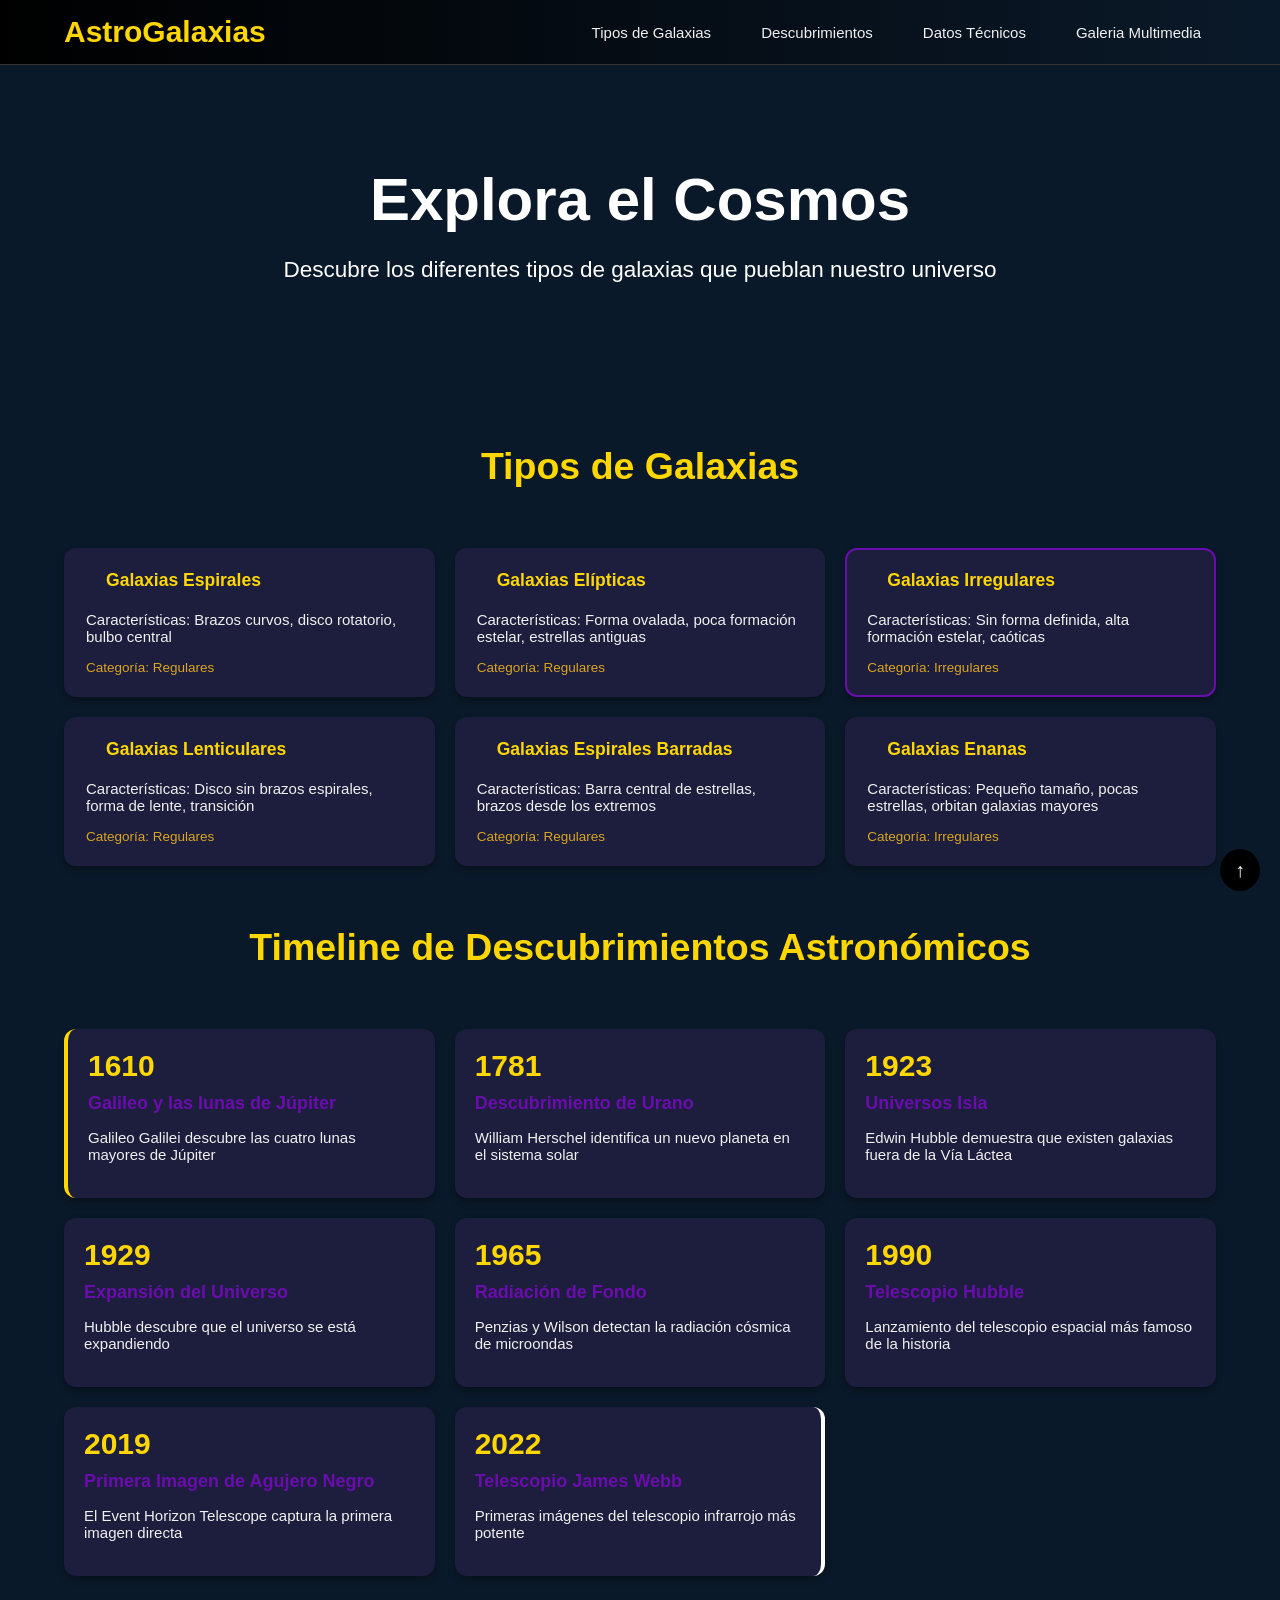
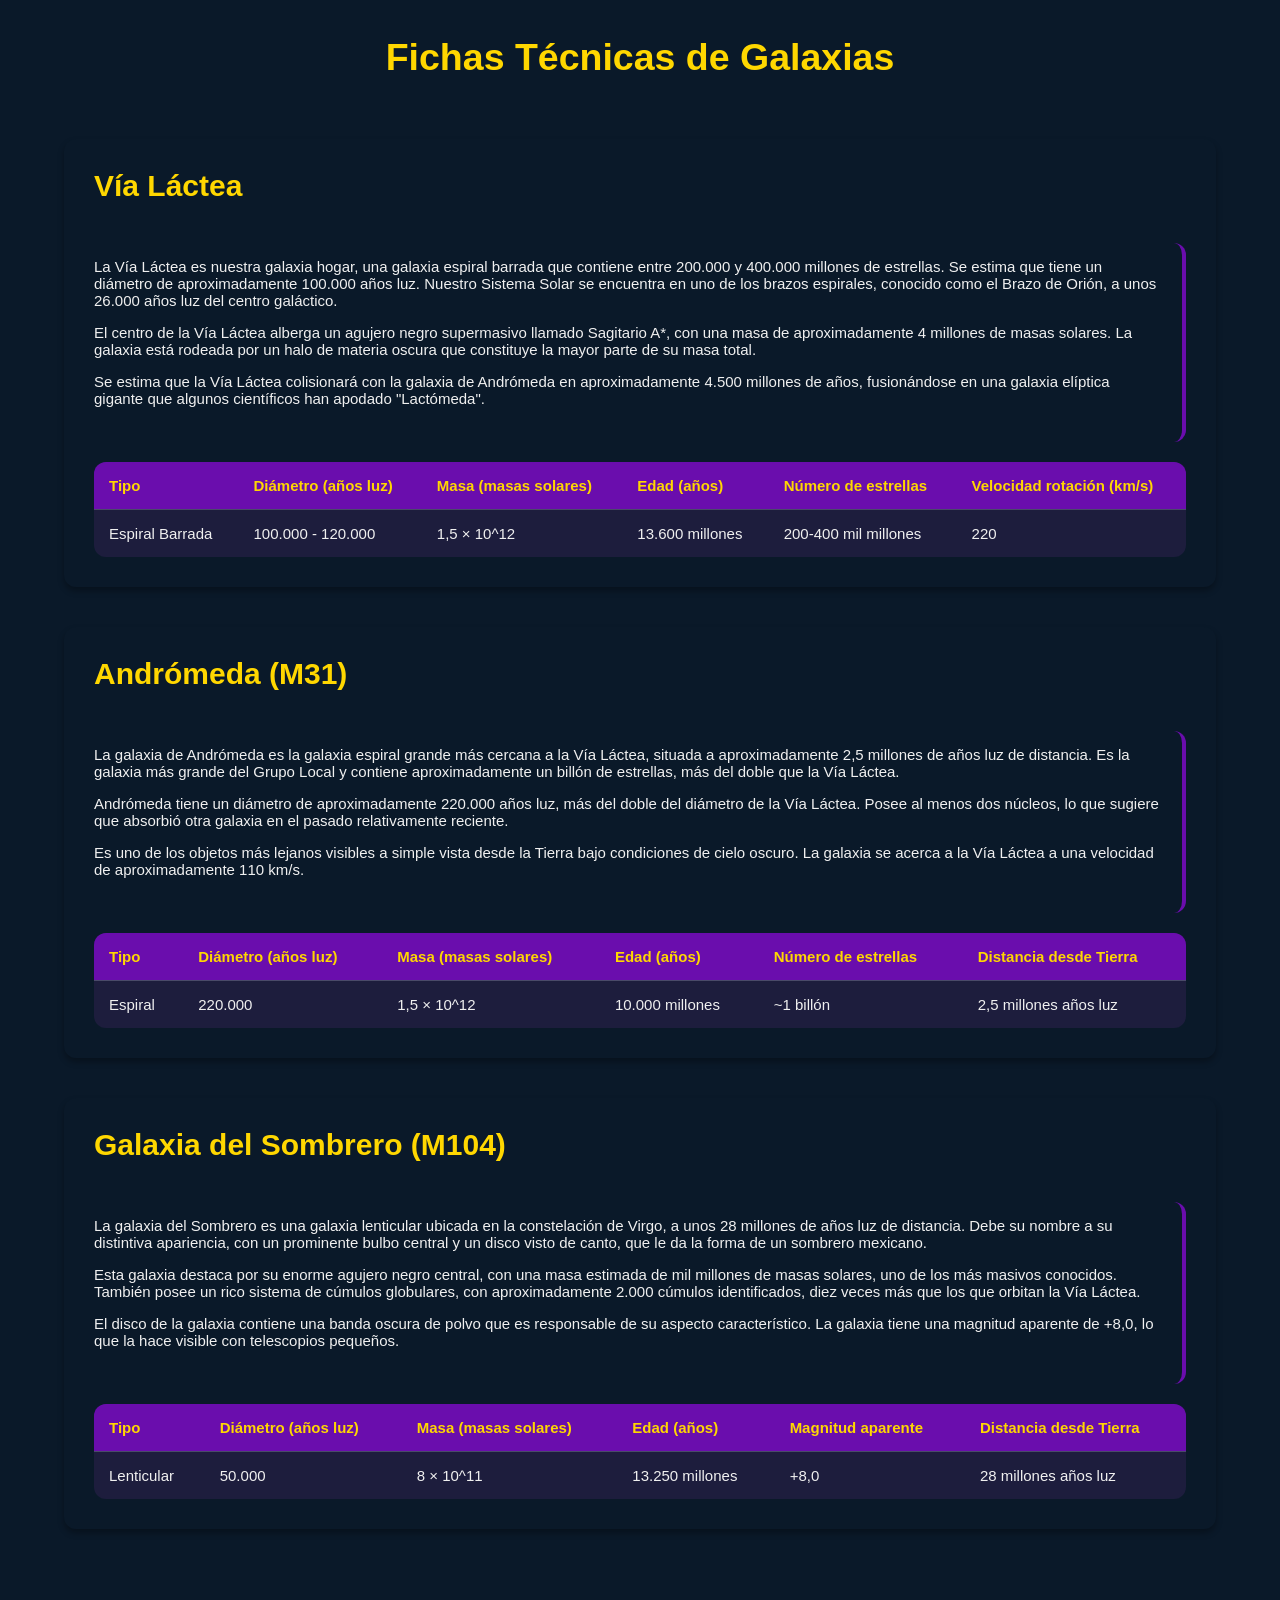
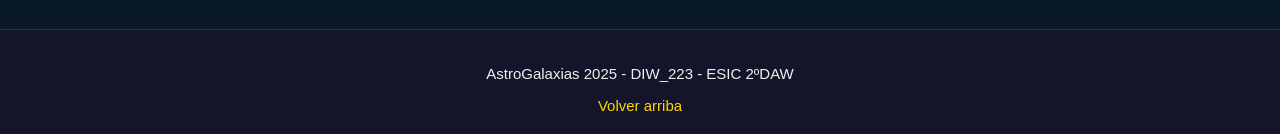
<file: index.html>
<!DOCTYPE html>
<html lang="es">

<head>
    <meta charset="UTF-8">
    <meta name="viewport" content="width=device-width, initial-scale=1.0">
    <title>AstroGalaxias - Explorador del Universo</title>
    <link rel="stylesheet" href="estilos.css">
</head>

<body>

    <header>
        <h1>AstroGalaxias</h1>
        <nav class="navbar">
            <input type="checkbox" id="nav-toggle" class="nav-toggle">
            <label for="nav-toggle" class="nav-toggle-icon">
                <span></span>
                <span></span>
                <span></span>
            </label>
            <ul class="menu">
                <li><a href="#galaxias">Tipos de Galaxias</a></li>
                <li><a href="#timeline">Descubrimientos</a></li>
                <li><a href="#fichas">Datos Técnicos</a></li>
                <li><a href="seccionMultimedia.html">Galeria Multimedia</a></li>
            </ul>
        </nav>
    </header>

    <section class="hero">
        <h2>Explora el Cosmos</h2>
        <p>Descubre los diferentes tipos de galaxias que pueblan nuestro universo</p>
    </section>

    <section>
        <h2>Tipos de Galaxias</h2>
    </section>

    <section id="galaxias" class="galeria-galaxias">


        <div class="galaxia-card premium-spiral">
            <h3>Galaxias Espirales</h3>
            <p>Características: Brazos curvos, disco rotatorio, bulbo central</p>
            <span class="categoria">Categoría: Regulares</span>
        </div>

        <div class="galaxia-card premium-elliptical">
            <h3>Galaxias Elípticas</h3>
            <p>Características: Forma ovalada, poca formación estelar, estrellas antiguas</p>
            <span class="categoria">Categoría: Regulares</span>
        </div>

        <div class="galaxia-card premium-irregular">
            <h3>Galaxias Irregulares</h3>
            <p>Características: Sin forma definida, alta formación estelar, caóticas</p>
            <span class="categoria">Categoría: Irregulares</span>
        </div>

        <div class="galaxia-card premium-lenticular">
            <h3>Galaxias Lenticulares</h3>
            <p>Características: Disco sin brazos espirales, forma de lente, transición</p>
            <span class="categoria">Categoría: Regulares</span>
        </div>

        <div class="galaxia-card premium-spiral-barred">
            <h3>Galaxias Espirales Barradas</h3>
            <p>Características: Barra central de estrellas, brazos desde los extremos</p>
            <span class="categoria">Categoría: Regulares</span>
        </div>

        <div class="galaxia-card premium-dwarf">
            <h3>Galaxias Enanas</h3>
            <p>Características: Pequeño tamaño, pocas estrellas, orbitan galaxias mayores</p>
            <span class="categoria">Categoría: Irregulares</span>
        </div>
    </section>

    <h2>Timeline de Descubrimientos Astronómicos</h2>

    <section id="timeline" class="timeline-descubrimientos">

        <article class="evento">
            <h4>1610</h4>
            <h5>Galileo y las lunas de Júpiter</h5>
            <p>Galileo Galilei descubre las cuatro lunas mayores de Júpiter</p>
        </article>

        <article class="evento">
            <h4>1781</h4>
            <h5>Descubrimiento de Urano</h5>
            <p>William Herschel identifica un nuevo planeta en el sistema solar</p>
        </article>

        <article class="evento">
            <h4>1923</h4>
            <h5>Universos Isla</h5>
            <p>Edwin Hubble demuestra que existen galaxias fuera de la Vía Láctea</p>
        </article>

        <article class="evento">
            <h4>1929</h4>
            <h5>Expansión del Universo</h5>
            <p>Hubble descubre que el universo se está expandiendo</p>
        </article>

        <article class="evento">
            <h4>1965</h4>
            <h5>Radiación de Fondo</h5>
            <p>Penzias y Wilson detectan la radiación cósmica de microondas</p>
        </article>

        <article class="evento">
            <h4>1990</h4>
            <h5>Telescopio Hubble</h5>
            <p>Lanzamiento del telescopio espacial más famoso de la historia</p>
        </article>

        <article class="evento">
            <h4>2019</h4>
            <h5>Primera Imagen de Agujero Negro</h5>
            <p>El Event Horizon Telescope captura la primera imagen directa</p>
        </article>

        <article class="evento">
            <h4>2022</h4>
            <h5>Telescopio James Webb</h5>
            <p>Primeras imágenes del telescopio infrarrojo más potente</p>
        </article>
    </section>

    <h2>Fichas Técnicas de Galaxias</h2>

    <section id="fichas" class="fichas-tecnicas">

        <div class="ficha">
            <h4>Vía Láctea</h4>
            <div class="descripcion-larga">
                <p>La Vía Láctea es nuestra galaxia hogar, una galaxia espiral barrada que contiene entre 200.000 y
                    400.000 millones de estrellas. Se estima que tiene un diámetro de aproximadamente 100.000 años luz.
                    Nuestro Sistema Solar se encuentra en uno de los brazos espirales, conocido como el Brazo de Orión,
                    a unos 26.000 años luz del centro galáctico.</p>
                <p>El centro de la Vía Láctea alberga un agujero negro supermasivo llamado Sagitario A*, con una masa de
                    aproximadamente 4 millones de masas solares. La galaxia está rodeada por un halo de materia oscura
                    que constituye la mayor parte de su masa total.</p>
                <p>Se estima que la Vía Láctea colisionará con la galaxia de Andrómeda en aproximadamente 4.500 millones
                    de años, fusionándose en una galaxia elíptica gigante que algunos científicos han apodado
                    "Lactómeda".</p>
            </div>
            <div class="datos-tabla">
                <table>
                    <tr>
                        <th>Tipo</th>
                        <th>Diámetro (años luz)</th>
                        <th>Masa (masas solares)</th>
                        <th>Edad (años)</th>
                        <th>Número de estrellas</th>
                        <th>Velocidad rotación (km/s)</th>
                    </tr>
                    <tr>
                        <td>Espiral Barrada</td>
                        <td>100.000 - 120.000</td>
                        <td>1,5 × 10^12</td>
                        <td>13.600 millones</td>
                        <td>200-400 mil millones</td>
                        <td>220</td>
                    </tr>
                </table>
            </div>
        </div>

        <div class="ficha">
            <h4>Andrómeda (M31)</h4>
            <div class="descripcion-larga">
                <p>La galaxia de Andrómeda es la galaxia espiral grande más cercana a la Vía Láctea, situada a
                    aproximadamente 2,5 millones de años luz de distancia. Es la galaxia más grande del Grupo Local y
                    contiene aproximadamente un billón de estrellas, más del doble que la Vía Láctea.</p>
                <p>Andrómeda tiene un diámetro de aproximadamente 220.000 años luz, más del doble del diámetro de la Vía
                    Láctea. Posee al menos dos núcleos, lo que sugiere que absorbió otra galaxia en el pasado
                    relativamente reciente.</p>
                <p>Es uno de los objetos más lejanos visibles a simple vista desde la Tierra bajo condiciones de cielo
                    oscuro. La galaxia se acerca a la Vía Láctea a una velocidad de aproximadamente 110 km/s.</p>
            </div>
            <div class="datos-tabla">
                <table>
                    <tr>
                        <th>Tipo</th>
                        <th>Diámetro (años luz)</th>
                        <th>Masa (masas solares)</th>
                        <th>Edad (años)</th>
                        <th>Número de estrellas</th>
                        <th>Distancia desde Tierra</th>
                    </tr>
                    <tr>
                        <td>Espiral</td>
                        <td>220.000</td>
                        <td>1,5 × 10^12</td>
                        <td>10.000 millones</td>
                        <td>~1 billón</td>
                        <td>2,5 millones años luz</td>
                    </tr>
                </table>
            </div>
        </div>

        <div class="ficha">
            <h4>Galaxia del Sombrero (M104)</h4>
            <div class="descripcion-larga">
                <p>La galaxia del Sombrero es una galaxia lenticular ubicada en la constelación de Virgo, a unos 28
                    millones de años luz de distancia. Debe su nombre a su distintiva apariencia, con un prominente
                    bulbo central y un disco visto de canto, que le da la forma de un sombrero mexicano.</p>
                <p>Esta galaxia destaca por su enorme agujero negro central, con una masa estimada de mil millones de
                    masas solares, uno de los más masivos conocidos. También posee un rico sistema de cúmulos
                    globulares, con aproximadamente 2.000 cúmulos identificados, diez veces más que los que orbitan la
                    Vía Láctea.</p>
                <p>El disco de la galaxia contiene una banda oscura de polvo que es responsable de su aspecto
                    característico. La galaxia tiene una magnitud aparente de +8,0, lo que la hace visible con
                    telescopios pequeños.</p>
            </div>
            <div class="datos-tabla">
                <table>
                    <tr>
                        <th>Tipo</th>
                        <th>Diámetro (años luz)</th>
                        <th>Masa (masas solares)</th>
                        <th>Edad (años)</th>
                        <th>Magnitud aparente</th>
                        <th>Distancia desde Tierra</th>
                    </tr>
                    <tr>
                        <td>Lenticular</td>
                        <td>50.000</td>
                        <td>8 × 10^11</td>
                        <td>13.250 millones</td>
                        <td>+8,0</td>
                        <td>28 millones años luz</td>
                    </tr>
                </table>
            </div>
        </div>

    </section>

    <footer>
        <p>AstroGalaxias 2025 - DIW_223 - ESIC 2ºDAW</p>
        <a href="#top">Volver arriba</a>
    </footer>

    <div id="flecharriba"><a href="#top" class="scroll-top">↑</a></div>
</body>

<script>
document.querySelectorAll('.menu a').forEach(link => {
    link.addEventListener('click', () => {
        document.getElementById('nav-toggle').checked = false;
    });
});
</script>

</html>
</file>
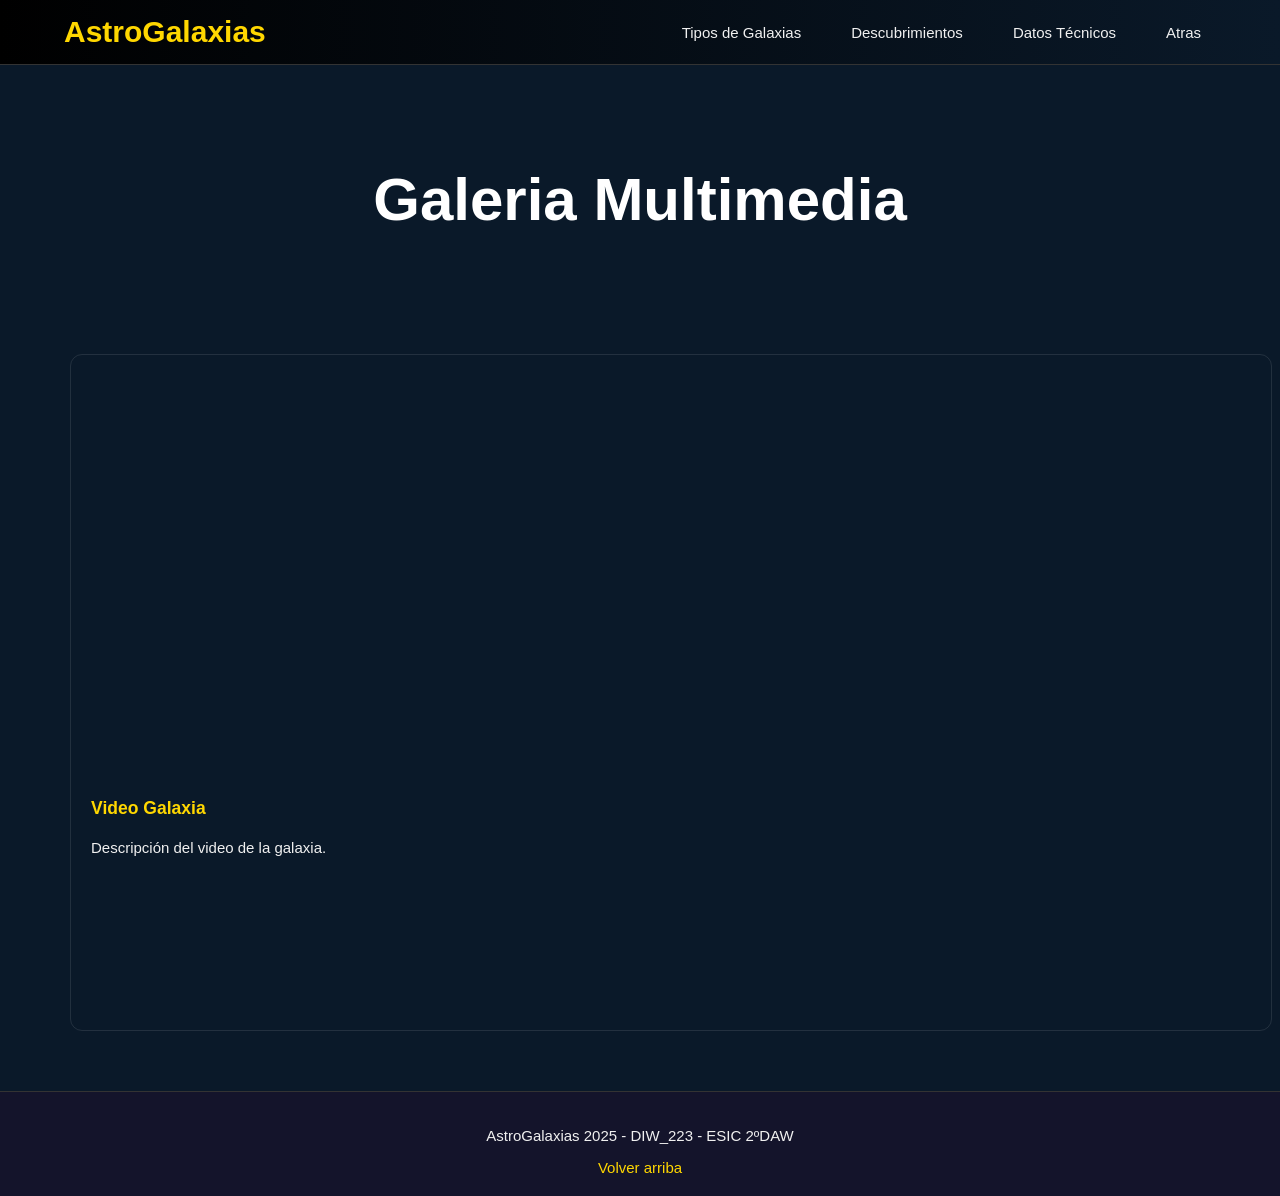
<file: seccionVideo.html>
<!DOCTYPE html>
<html lang="en">
<head>
    <meta charset="UTF-8">
    <meta name="viewport" content="width=device-width, initial-scale=1.0">
    <title>Videos</title>
    <link rel="stylesheet" href="estilos.css">
</head>
<body>
    <header>
        <h1>AstroGalaxias</h1>
        <nav class="navbar">
            <input type="checkbox" id="nav-toggle" class="nav-toggle">
            <label for="nav-toggle" class="nav-toggle-icon">
                <span></span>
                <span></span>
                <span></span>
            </label>
            <ul class="menu">
                <li><a href="index.html#galaxias">Tipos de Galaxias</a></li>
                <li><a href="index.html#timeline">Descubrimientos</a></li>
                <li><a href="index.html#fichas">Datos Técnicos</a></li>
                <li><a href="seccionMultimedia.html">Atras</a></li>
            </ul>
        </nav>
    </header>

    <section class="hero">
        <h2>Galeria Multimedia</h2>
    </section>
    <div class="vContainer">
        <section class="videos-container">
            <iframe src="https://www.youtube.com/embed/eTD0WWFIDAg?si=PZMDpkyV2u9RWeyG" title="YouTube video player" frameborder="0" allow="accelerometer; autoplay; clipboard-write; encrypted-media; gyroscope; picture-in-picture; web-share" referrerpolicy="strict-origin-when-cross-origin" allowfullscreen></iframe>        
            <h3>Video Galaxia</h3>
            <p>Descripción del video de la galaxia.</p>
        </section>
    </div>

    <footer>
        <p>AstroGalaxias 2025 - DIW_223 - ESIC 2ºDAW</p>
        <a href="#top">Volver arriba</a>
    </footer>

</body>
</html>
</file>
<file: estilos.css>
:root {
    --color-principal: #0a1929;
    --color-secundario: #6a0dad;
    --color-acento: #ffd700;
    --espacio-base: 20px;
    --radio-bordes: 12px;
    --sombra: 0 4px 6px rgba(0, 0, 0, 0.3);

    --contenedor: 1200px;
}

html {
    scroll-behavior: smooth;
}

/* Estilos Generales */
body {
    background-color: var(--color-principal);
    color: #F0F0F0;
    font-family: 'Segoe UI', Tahoma, Geneva, Verdana, sans-serif;
    margin: 0;
    padding: 0;
    font-size: 15px;
}

h1,
h2,
h3,
h4,
h5,
h6 {
    color: var(--color-acento);
}

h2 {
    text-align: center;
    font-size: 2.5em;
    margin-top: calc(var(--espacio-base) * 2);
    margin-bottom: calc(var(--espacio-base) * 2);
}

a {
    color: #F0F0F0;
    text-decoration: none;
}


/*  ----------------------------------- Header y Navegación */
header {
    background: linear-gradient(to right, #000, var(--color-principal));
    padding: 1em 5%;
    display: flex;
    justify-content: space-between;
    align-items: center;
    border-bottom: 1px solid #333;
}

header h1 {
    font-size: 2em;
    margin: 0;
}

.navbar .menu {
    list-style: none;
    display: flex;
    margin: 0;
    padding: 0;
}

.navbar .menu li {
    margin-left: var(--espacio-base);
}

.navbar .menu a {
    padding: 10px 15px;
    transition: background-color 0.3s, color 0.3s;
    border-radius: 10px;
}

.navbar .menu a:hover {
    background-color: rgba(255, 215, 0, 0.2);
    color: var(--color-acento);
    text-decoration: underline;
}

.nav-toggle,
.nav-toggle-icon {
    display: none;
}

/* ------------------------------------ Sección Multimedia */

.videos {
    display: grid;
    grid-template-columns: repeat(auto-fit, minmax(300px, 1fr));
    gap: var(--espacio-base);
    padding: var(--espacio-base) 5%;
}

.videos div {
    background-color: #1D1D3D;
    padding: var(--espacio-base);
    border-radius: var(--radio-bordes);
    box-shadow: var(--sombra);
    transition: transform 0.3s ease, box-shadow 0.3s ease;
}

.videos div:hover {
    transform: scale(1.05);
    box-shadow: 0 10px 16px rgba(0, 0, 0, 0.4);
}

.videos div img {
    width: 100%;
    border-radius: var(--radio-bordes);
    margin-bottom: var(--espacio-base);
}

/* ------------------------------------ Sección Video */

.vContainer{
    max-width: var(--contenedor);
    margin: 0 auto;
    padding: var(--espacio-base);
}

.videos-container {
    width: 100%;
    margin-bottom: var(--espaciado-base);
    margin-left: 30px;
    margin-right: 30px;
    position: relative;
    padding-bottom: 56.25%;
    height: 0;
    overflow: hidden;
    border-radius: var(--radio-bordes);
    box-shadow: var(--sombra-suave);
    border: 1px solid rgba(255, 255, 255, 0.1);
}

.videos-container iframe {
    width: 100%;
    height: 400px;
    border-radius: var(--radio-bordes);
    margin-bottom: var(--espacio-base);
}

.videos-container p, h3 {
    margin: var(--espacio-base);
}


/*  ----------------------------------- Sección Hero */
.hero {
    background: url('https://images.unsplash.com/photo-1462331940025-496dfbfc7564?q=80&w=2111&auto=format&fit=crop') no-repeat center center/cover;
    text-align: center;
    padding: 100px var(--espacio-base);
    color: white;
}

.hero h2 {
    font-size: 4em;
    margin: 0;
    color: white;
}

.hero p {
    font-size: 1.5em;
}

/*  ----------------------------------- Sección Tipos de Galaxias */
.galeria-galaxias {
    display: grid;
    grid-template-columns: repeat(auto-fit, minmax(300px, 1fr));
    gap: var(--espacio-base);
    padding: var(--espacio-base) 5%;
}

.galaxia-card {
    background-color: #1D1D3D;
    padding: var(--espacio-base);
    border-radius: var(--radio-bordes);
    box-shadow: var(--sombra);
    border: 2px solid transparent;
    transition: transform 0.3s ease, box-shadow 0.3s ease;
}
.galaxia-card:hover {
    transform: scale(1.05);
    box-shadow: 0 10px 16px rgba(0, 0, 0, 0.4);
}

.galaxia-card h3 {
    margin-top: 0;
}

.galaxia-card .categoria {
    display: block;
    margin-top: 10px;
    font-size: 0.9em;
    color: #DAA520;
}

.galeria-galaxias .galaxia-card:nth-child(3) {
    border-color: var(--color-secundario);
}

/*  ----------------------------------- Sección Timeline */
.timeline-descubrimientos {
    display: grid;
    grid-template-columns: repeat(3, 1fr);
    gap: var(--espacio-base);
    padding: var(--espacio-base) 5%;
}

.timeline-descubrimientos > .evento {
    background-color: #1D1D3D;
    padding: var(--espacio-base);
    border-radius: var(--radio-bordes);
    box-shadow: var(--sombra);
    transition: transform 0.3s ease, box-shadow 0.3s ease;
}

.timeline-descubrimientos > .evento:first-of-type {
    border-left: 4px solid var(--color-acento);
}

.timeline-descubrimientos > .evento:last-of-type {
    border-right: 4px solid white;
}

.timeline-descubrimientos > .evento:hover {
    transform: scale(1.05);
    box-shadow: 0 8px 16px rgba(0, 0, 0, 0.4);
}

.evento h4 {
    margin: 0 0 10px 0;
    font-size: 2em;
}

.evento h5 {
    margin: 0 0 10px 0;
    font-size: 1.2em;
    color: var(--color-secundario);
}

/*  ----------------------------------- Sección Fichas Técnicas */
.fichas-tecnicas {
    padding: var(--espacio-base) 5%;
}

.ficha {
    background-color: var(--color-principal);
    padding: calc(var(--espacio-base) * 1.5);
    margin-bottom: calc(var(--espacio-base) * 2);
    border-radius: var(--radio-bordes);
    box-shadow: var(--sombra);
}

.descripcion-larga::-webkit-scrollbar {
    width: 10px;
}

.descripcion-larga::-webkit-scrollbar-track {
    background: #14142B;
    border-radius: var(--radio-bordes);
}

.descripcion-larga::-webkit-scrollbar-thumb {
    background-color: var(--color-secundario);
    border-radius: var(--radio-bordes);
}

.descripcion-larga::-webkit-scrollbar-thumb:hover {
    background-color: var(--color-acento);
}

.descripcion-larga {
    padding-bottom: var(--espacio-base);
    border-right: 4px solid var(--color-secundario);
    padding-right: var(--espacio-base);
    max-height: 250px;
    overflow-y: auto;
    border-radius: var(--radio-bordes);
}

.ficha h4 {
    font-size: 2em;
    margin-top: 0;
}

.datos-tabla {
    overflow-x: auto;
}

.datos-tabla table {
    width: 100%;
    border-collapse: collapse;
    margin-top: var(--espacio-base);
    background-color: #1D1D3D;
    border-radius: var(--radio-bordes); 
    overflow: hidden;
    min-width: 600px;
}

.datos-tabla th,
.datos-tabla td {
    padding: 15px;
    text-align: left;
    border-bottom: 1px solid #4a4a69;
}

.datos-tabla th {
    background-color: var(--color-secundario);
    color: var(--color-acento);
}

.datos-tabla tr:last-child td {
    border-bottom: none;
}

/*  ----------------------------------- Footer */
footer {
    text-align: center;
    padding: var(--espacio-base);
    margin-top: calc(var(--espacio-base) * 2);
    background-color: #14142B;
    border-top: 1px solid #333;
}

footer a {
    color: var(--color-acento);
}


/*  ----------------------------------- Botón para volver arriba */
#flecharriba {
    position: fixed;
    bottom: var(--espacio-base);
    right: var(--espacio-base);
}

.scroll-top {
    background-color: #000;
    color: white;
    padding: 10px 15px;
    border-radius: 50%;
    font-size: 20px;
    line-height: 1;
}

/*  ----------------------------------- Diseño Responsivo para móviles */
@media (max-width: 768px) {


    .navbar {
        width: 100%;
    }

    .nav-toggle-icon {
        display: block;
        position: absolute;
        top: 25px;
        right: 20px;
        cursor: pointer;
        z-index: 1001;
    }

    .nav-toggle-icon span {
        display: block;
        width: 25px;
        height: 3px;
        background-color: var(--color-acento);
        margin: 5px 0;
        transition: all 0.3s;
    }

    .navbar .menu {
        position: fixed;
        top: 0;
        left: 0;
        width: 100%;
        height: 100vh;
        background-color: var(--color-principal);
        display: flex;
        flex-direction: column;
        justify-content: center;
        align-items: center;
        z-index: 1000;
        opacity: 0;
        visibility: hidden;
        transform: scale(0.95);
        transition: opacity 0.3s ease, transform 0.3s ease, visibility 0.3s;
    }

    .navbar .menu li {
        margin: 0;
        text-align: center;
        width: 80%;
    }

    .navbar .menu a {
        display: block;
        padding: 20px;
        font-size: 1.3em;
        border-bottom: 1px solid #4a4a69;
    }

    .nav-toggle:checked ~ .menu {
        opacity: 1;
        visibility: visible;
        transform: scale(1);
    }

    .nav-toggle:checked~.nav-toggle-icon span:nth-child(1) {
        transform: rotate(45deg) translate(5px, 5px);
    }

    .nav-toggle:checked~.nav-toggle-icon span:nth-child(2) {
        opacity: 0;
    }

    .nav-toggle:checked~.nav-toggle-icon span:nth-child(3) {
        transform: rotate(-45deg) translate(7px, -6px);
    }

    .navbar .menu li:last-child a {
        border-bottom: none;
    }

    .descripcion-larga {
        border-right: none;
        padding-right: 0;
    }

    .hero h2 {
        font-size: 2.5em;
    }

    .hero p {
        font-size: 1.2em;
    }

    .timeline-descubrimientos {
        grid-template-columns: repeat(2, 1fr);
    }
}
</file>
